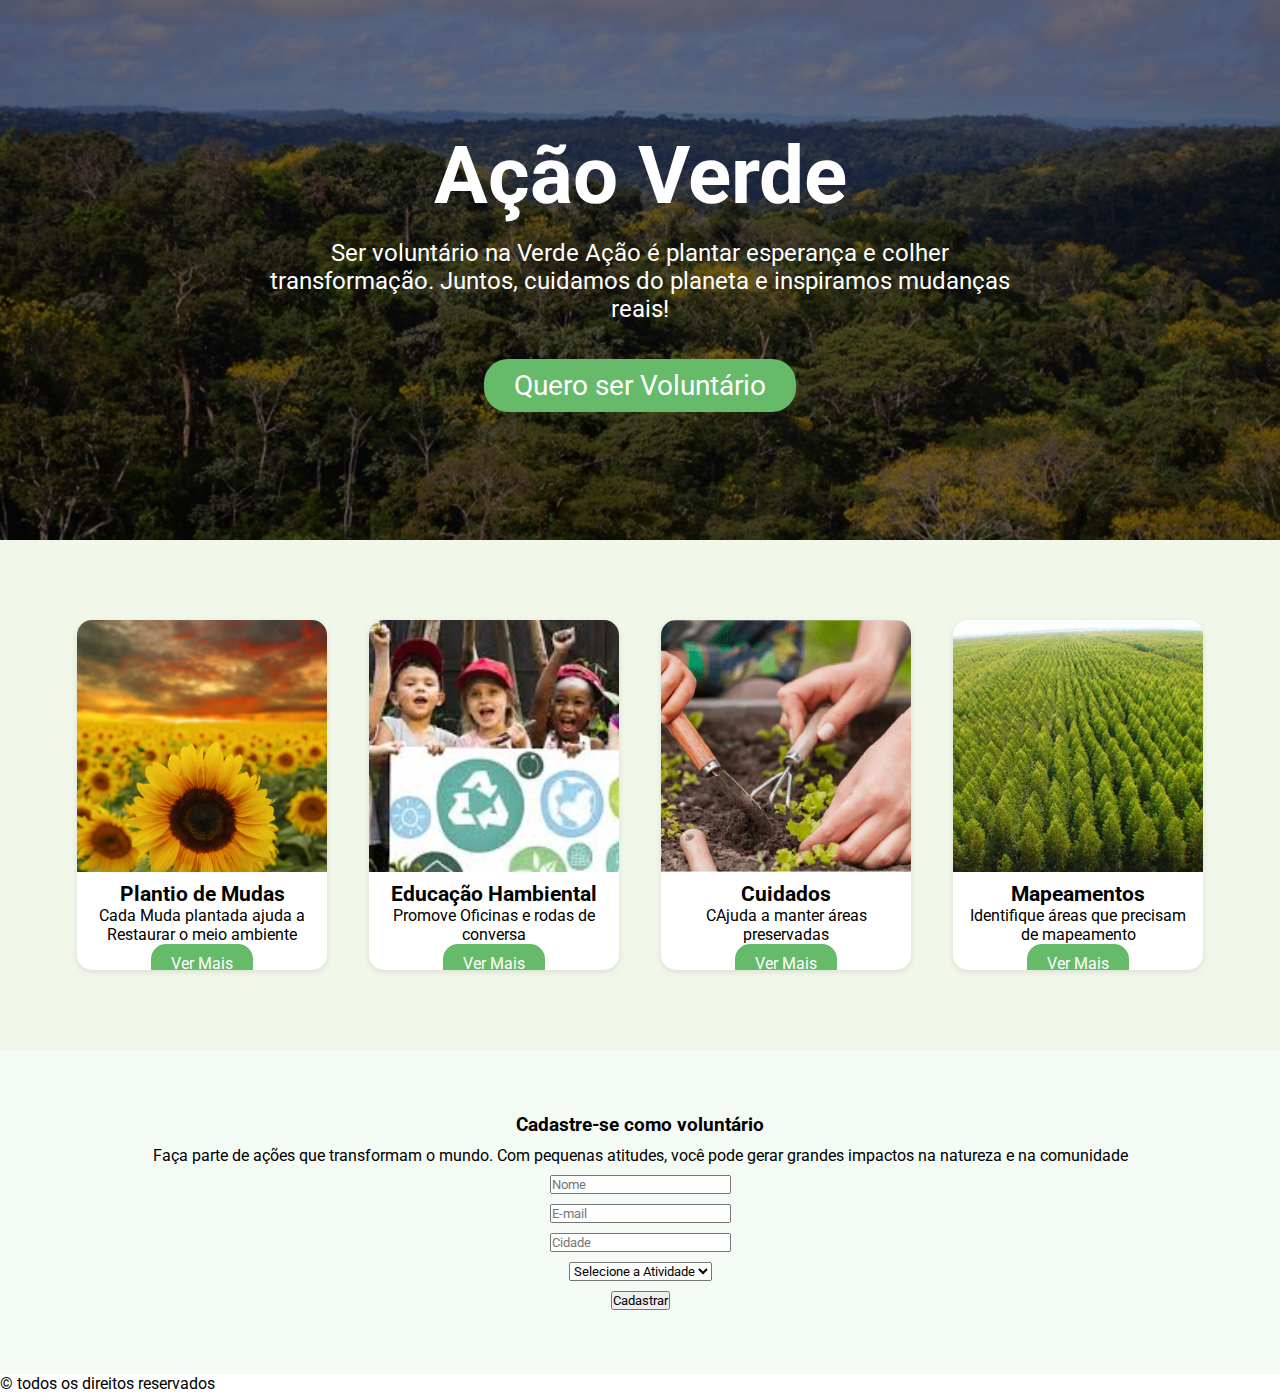
<file: AcaoVerde/index.html>
<!DOCTYPE html>
<html lang="pt-BR">

<head>
  <meta charset="UTF-8">
  <meta name="viewport" content="width=device-width, initial-scale=1.0">
  <link rel="stylesheet" href="style.css">
  <title>Ação verde</title>
</head>

<body>
  <header >
    <div class="principal">
      <h1>Ação Verde</h1>
      <p>Ser voluntário na Verde Ação é plantar esperança e colher transformação. Juntos, cuidamos do planeta e inspiramos mudanças reais!</p>
      <a class="botão" href="/">Quero ser Voluntário</a>
    </div>
  </header>
  <section class="artigos js-scroll">
    <article class="card">
      <img src="./assets/Girasol.jpg" alt="Girasol">
      <div class="card-content">
        <h2>Plantio de Mudas</h2>
        <p>Cada Muda plantada ajuda a Restaurar o meio ambiente</p>
        <a href="/">Ver Mais</a>
      </div>
    </article>
    <article class="card">
      <img src="./assets/Educaçao.jpg" alt="Crianças">
      <div class="card-content">
        <h2>Educação Hambiental</h2>
        <p>Promove Oficinas e rodas de conversa</p>
        <a href="/">Ver Mais</a>
      </div>
    </article>
    <article class="card">
      <img src="./assets/cuidados.png" alt="Cuidados">
      <div class="card-content">
        <h2>Cuidados</h2>
        <p>CAjuda a manter áreas preservadas</p>
        <a href="/">Ver Mais</a>
      </div>
    </article>
    <article class="card">
      <img src="./assets/Mapeamento.jpg" alt="Mapeamento">
      <div class="card-content">
        <h2>Mapeamentos</h2>
        <p>Identifique áreas que precisam de mapeamento</p>
        <a href="/">Ver Mais</a>
      </div>
    </article>
  </section>
  <section class="formulario js-scroll">
    <h3>Cadastre-se como voluntário</h3>
    <p>Faça parte de ações que transformam o mundo. Com pequenas atitudes, você pode gerar grandes impactos na natureza e na comunidade</p>
    <form action="">
      <input id="name" name="name" type="text" placeholder="Nome">
      <input id="email" name="email" type="email" placeholder="E-mail">
      <input id="cidade" name="cidade" type="text" placeholder="Cidade">
      <select name="atividade" id="atividade">
        <option value="">Selecione a Atividade</option>
        <option value="mudas">Plantio de Mudas</option>
        <option value="Educacao">Educação Ambiental</option>
        <option value="cuidados">Cuidados</option>
        <option value="mapeamento">Mapeamento</option>
      </select>
      <button type="submit">Cadastrar</button>
    </form>
  </section>
  <footer>
    <p>© todos os direitos reservados</p>
  </footer>
  <script src="./script.js"></script>

</body>

</html>
</file>
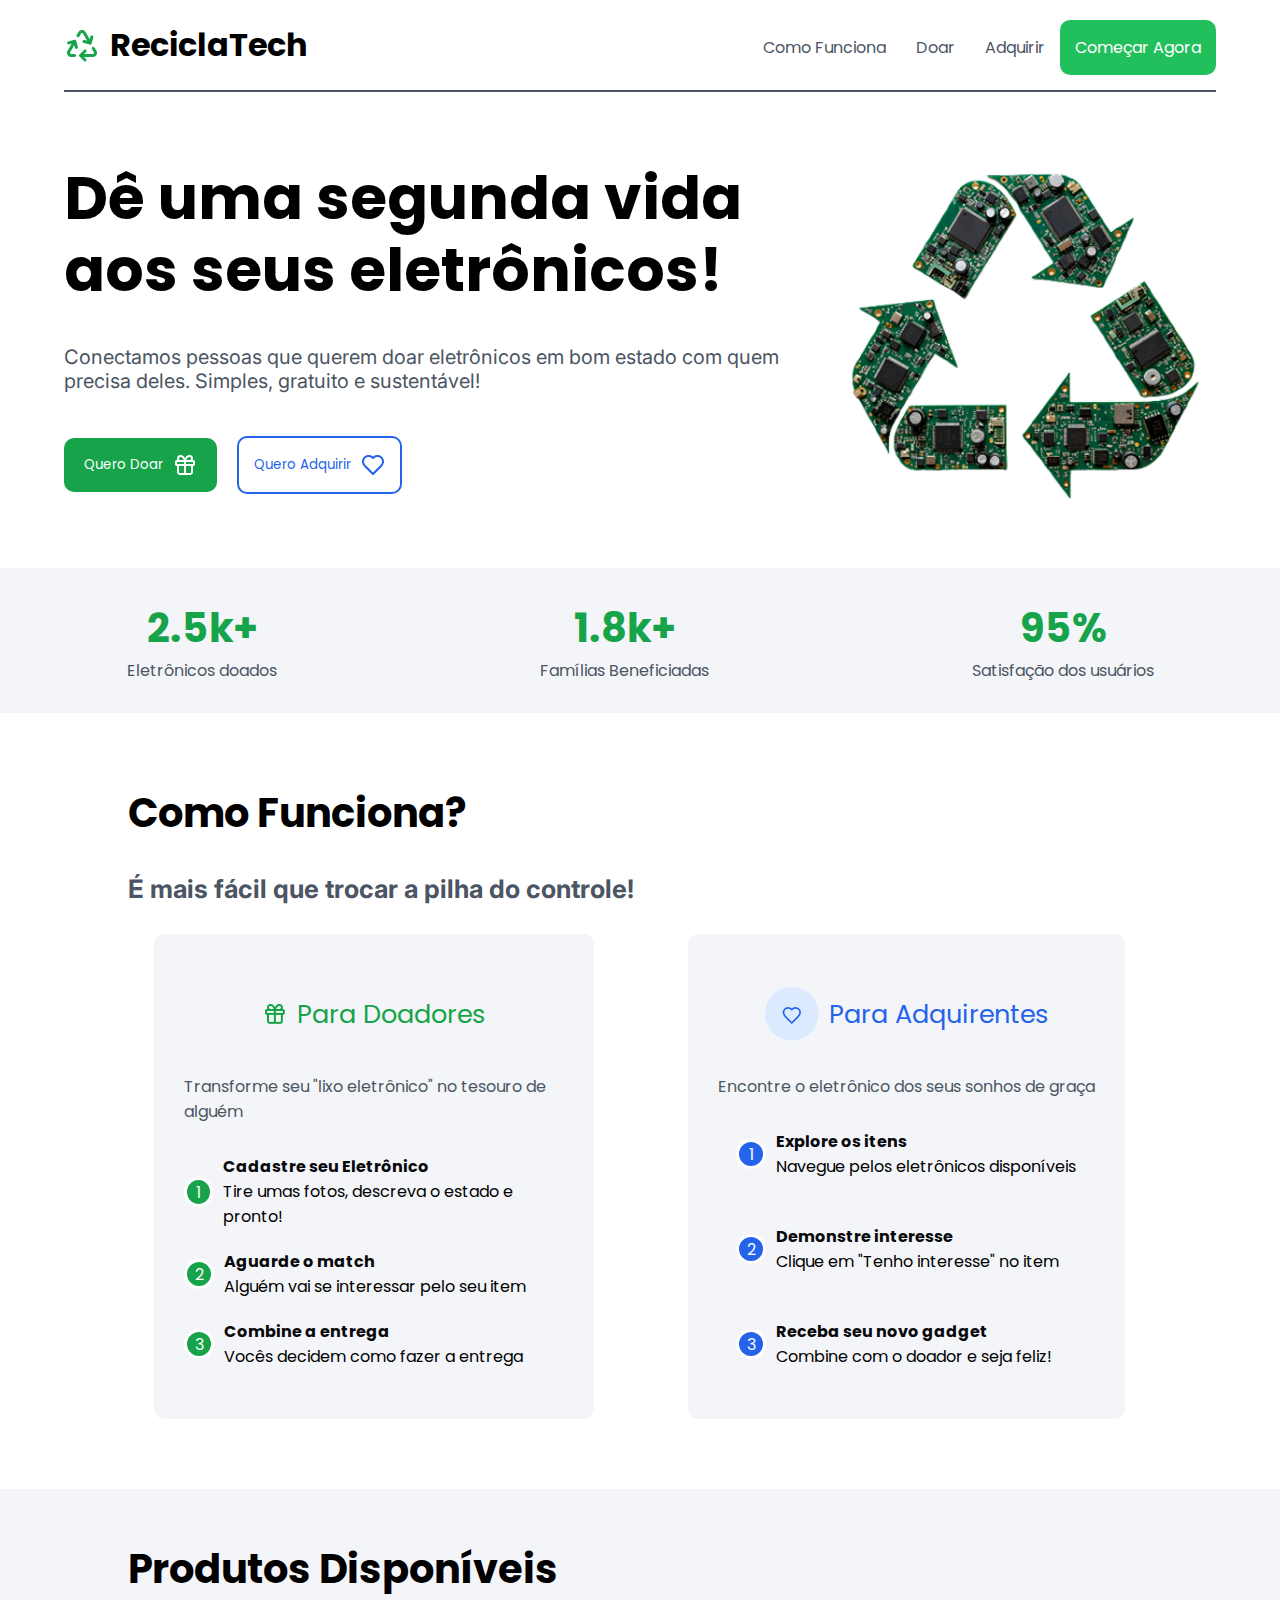
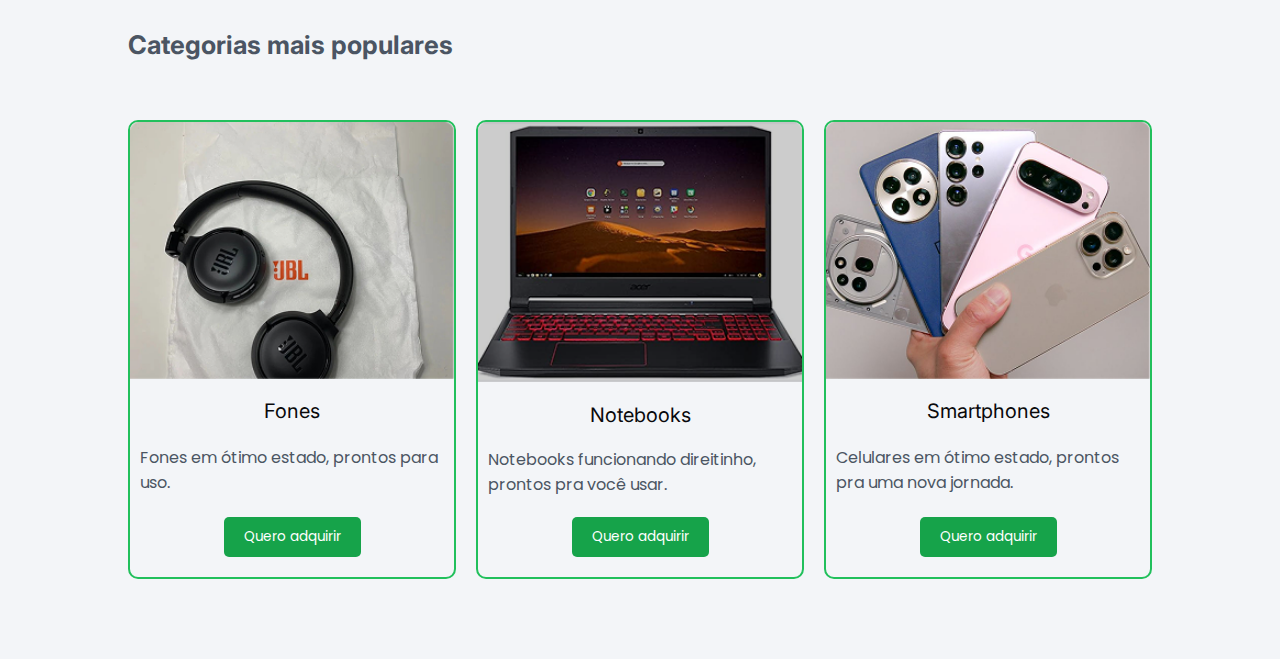
<file: ReciclaTech/index.html>
<!DOCTYPE html>
<html lang="pt-BR">

<head>
  <meta charset="UTF-8">
  <meta name="viewport" content="width=device-width, initial-scale=1.0">
  <link rel="stylesheet" href="./style.css">
  <title>Recicla Tech</title>
</head>

<body>
  <header>
    <div class="logo">
      <img src="./assets/Frame.png" alt="Icone verde de reciclagem">
      <h1>ReciclaTech</h1>
    </div>
    <nav>
      <ul class="menu">
        <li><a href="#como-funciona">Como Funciona</a></li>
        <li><a href="#">Doar</a></li>
        <li><a href="#">Adquirir</a></li>
        <li><a href="#">Começar Agora</a></li>
      </ul>
    </nav>
  </header>
  <main>
    <section class="first">
      <div class="first-content">
        <h2>Dê uma segunda vida aos seus eletrônicos!</h2>
        <p>Conectamos pessoas que querem doar eletrônicos em bom estado com quem precisa deles. Simples, gratuito e sustentável!</p>
        <div class="btn-content">
          <button class="btn-doar">
            Quero Doar
            <img src="./assets/gift.png" alt="icone presente">
          </button>
          <button class="btn-adquirir">
            Quero Adquirir
            <img src="./assets/hart.png" alt="Coracao">
          </button>
        </div>
      </div>
      <img class="imagem" src="./assets/reciclagemBig.png" alt="reciclagem">
    </section>

    <section class="numeros">
      <article>
        <p class="resultado">2.5k+</p>
        <p>Eletrônicos doados</p>
      </article>
      <article>
        <p class="resultado">1.8k+</p>
        <p>Famílias Beneficiadas</p>
      </article>
      <article>
        <p class="resultado">95%</p>
        <p>Satisfação dos usuários</p>
      </article>
    </section>

    <section class="como-funciona" id="como-funciona">
      <h2 class="titulo">Como Funciona?</h2>
      <h3 class="subtitulo">É mais fácil que trocar a pilha do controle!</h3>
      <div class="second-container">
        <article class="card card--doadores">
          <h4><img src="./assets/greenGift.png" alt="greengift"> Para Doadores</h4>
          <p>Transforme seu "lixo eletrônico" no tesouro de alguém</p>
          <div class="container-definition">
            <div class="atr-container">
              <span>1</span>
              <dl>
                <dt>Cadastre seu Eletrônico</dt>
                <dd>Tire umas fotos, descreva o estado e pronto!</dd>
              </dl>
            </div>
            <div class="atr-container">
              <span>2</span>
              <dl>
                <dt>Aguarde o match</dt>
                <dd>Alguém vai se interessar pelo seu item</dd>
              </dl>
            </div>
            <div class="atr-container">
              <span>3</span>
              <dl>
                <dt>Combine a entrega</dt>
                <dd>Vocês decidem como fazer a entrega</dd>
              </dl>
            </div>
          </div>
        </article>

        <article class="card card--adquirentes">
          <h4><img src="./assets/blueHeart.svg" alt="greengift"> Para Adquirentes</h4>
          <p>Encontre o eletrônico dos seus sonhos de graça</p>
          <div class="container-definition">

            <div class="atr-container">
              <span>1</span>
              <dl>
                <dt>Explore os itens</dt>
                <dd>Navegue pelos eletrônicos disponíveis</dd>
              </dl>
            </div>
            <div class="atr-container">
              <span>2</span>
              <dl>
                <dt>Demonstre interesse</dt>
                <dd>Clique em "Tenho interesse" no item</dd>
              </dl>
            </div>
            <div class="atr-container">
              <span>3</span>
              <dl>
                <dt>Receba seu novo gadget</dt>
                <dd>Combine com o doador e seja feliz!</dd>
              </dl>
            </div>
          </div>
        </article>
      </div>
    </section>

    <section class="produtos-disponiveis">
      <div class="produtos-container">
        <h2 class="titulo">Produtos Disponíveis</h2>
        <h3 class="subtitulo">Categorias mais populares</h3>
        <div class="card-Container">
          <article class="card-p">
            <img src="./assets/Fone.png" alt="Fone">
            <div>
              <h4>Fones</h4>
              <p>Fones em ótimo estado, prontos para uso.</p>
              <button>Quero adquirir</button>
            </div>
          </article>

          <article class="card-p">
            <img src="./assets/note.png" alt="Fone">
            <div>
              <h4>Notebooks</h4>
              <p>Notebooks funcionando direitinho, prontos pra você usar.</p>
              <button>Quero adquirir</button>
            </div>

          </article>

          <article class="card-p">
            <img src="./assets/cellphone.png" alt="Fone">
            <div>
              <h4>Smartphones</h4>
              <p>Celulares em ótimo estado, prontos pra uma nova jornada.</p>
              <button>Quero adquirir</button>
            </div>

          </article>
        </div>
      </div>

    </section>
  </main>
</body>

</html>
</file>
<file: AcaoVerde/style.css>
@import url("https://fonts.googleapis.com/css2?family=Roboto:ital,wght@0,100..900;1,100..900&display=swap");
* {
  margin: 0;
  padding: 0;
  font-family: "Roboto", sans-serif;
}
* a {
  text-decoration: none;
}
* img {
  width: 100%;
}
* h1, * h2, * h3, * p, * a {
  margin: 0;
  padding: 0;
}

header .principal {
  display: flex;
  flex-direction: column;
  align-items: center;
  justify-content: center;
  gap: 1rem;
  text-align: center;
  background: linear-gradient(rgba(0, 0, 0, 0.5), rgba(0, 0, 0, 0.5)), url(./assets/principal.jpg);
  background-size: cover;
  height: 60vh;
}
header .principal h1 {
  font-size: 5rem;
  color: #fff;
}
header .principal p {
  color: #fff;
  font-size: 1.5rem;
  width: 60vw;
}
header .principal a {
  background: #66BB6A;
  font-size: 1.75rem;
  padding: 10px 30px;
  border-radius: 1.5rem;
  color: #fff;
  margin-top: 20px;
}

.artigos {
  background: #f1f8e9;
  display: grid;
  grid-template-columns: repeat(auto-fit, minmax(250px, 1fr));
  justify-items: center;
  gap: 1rem;
  padding: 5rem 4rem;
}
.artigos .card {
  background: #fff;
  border-radius: 15px;
  box-shadow: 0 2px 6px rgba(0, 0, 0, 0.1);
  overflow: hidden;
  width: 250px;
  height: 350px;
  display: grid;
  grid-template-rows: 1fr 1fr;
}
.artigos .card img {
  width: 100%;
  height: 28vh;
  -o-object-fit: cover;
     object-fit: cover;
}
.artigos .card .card-content {
  display: grid;
  place-items: center;
  padding: 10px 10px;
  gap: px;
  text-align: center;
}
.artigos .card .card-content p {
  font-size: 1rem;
}
.artigos .card .card-content h2 {
  font-size: 1.3rem;
}
.artigos .card .card-content a {
  background: #66BB6A;
  color: #fff;
  padding: 10px 20px;
  border-radius: 15px;
}

.formulario {
  background: #f4faf4;
  padding: 4rem;
  display: grid;
  gap: 10px;
  text-align: center;
}
.formulario form {
  display: grid;
  gap: 10px;
  place-items: center;
  width: 600px;
  margin: 0 auto;
}/*# sourceMappingURL=style.css.map */
</file>
<file: ReciclaTech/style.css>
@import url("https://fonts.googleapis.com/css2?family=Inter:ital,opsz,wght@0,14..32,100..900;1,14..32,100..900&family=Poppins:ital,wght@0,100;0,200;0,300;0,400;0,500;0,600;0,700;0,800;0,900;1,100;1,200;1,300;1,400;1,500;1,600;1,700;1,800;1,900&display=swap");
* {
  margin: 0;
  padding: 0;
  box-sizing: border-box;
  list-style: none;
  text-decoration: none;
  font-family: "Poppins", sans-serif;
}

header {
  border-bottom: solid 2px #4b5563;
  max-width: 90vw;
  margin: 0 auto;
  display: flex;
  align-items: center;
  justify-content: space-between;
}
@media (max-width: 810px) {
  header {
    flex-direction: column;
    padding-top: 20px;
  }
}
header .logo {
  display: flex;
  align-items: center;
  gap: 10px;
}
header .logo h1 {
  font-size: 2rem;
}
header .menu {
  display: flex;
  flex-wrap: wrap;
  padding: 20px 0 15px 0;
}
header .menu a {
  padding: 15px 15px;
  color: #4b5563;
  display: block;
}
header .menu li:last-child {
  background: #21c05c;
  border-radius: 10px;
}
header .menu li:last-child a {
  color: #fff;
}
@media (max-width: 810px) {
  header .menu li:last-child {
    margin-left: auto;
  }
}
@media (max-width: 530px) {
  header .menu li:last-child {
    margin: 0 auto;
  }
}
@media (max-width: 810px) {
  header .menu {
    width: 90vw;
  }
}
@media (max-width: 530px) {
  header .menu {
    justify-content: center;
  }
}

.first {
  padding: 40px 0;
  max-width: 90vw;
  margin: 0 auto;
  display: grid;
  grid-template-columns: 2fr 1fr;
}
@media (max-width: 850px) {
  .first {
    grid-template-columns: 1fr;
    justify-items: center;
    padding: 20px 0;
  }
}
.first h2 {
  font-size: 3.75rem;
  line-height: 1.2;
}
@media (max-width: 600px) {
  .first h2 {
    font-size: 2.2rem;
  }
}
.first p {
  font-size: 1.25rem;
  color: #4b5563;
  padding-right: 30px;
  font-family: inter;
}
.first .first-content {
  height: 100%;
  display: grid;
  padding: 30px 0;
  gap: 30px;
}
@media (max-width: 600px) {
  .first .first-content {
    text-align: center;
    justify-items: center;
  }
}
.first .first-content .btn-content {
  display: flex;
  align-items: center;
  gap: 20px;
}
@media (max-width: 400px) {
  .first .first-content .btn-content {
    gap: 5px;
  }
}
.first .first-content .btn-content button {
  display: flex;
  align-items: center;
  padding: 15px 20px;
  background-color: #16a34a;
  gap: 10px;
  color: #fff;
  border: none;
  border-radius: 10px;
}
@media (max-width: 400px) {
  .first .first-content .btn-content button {
    padding: 10px 15px;
    gap: 2px;
  }
}
.first .first-content .btn-content .btn-adquirir {
  background-color: #fff;
  color: #2563eb;
  border: solid 2px #2563eb;
  padding: 15px 15px;
}
@media (max-width: 400px) {
  .first .first-content .btn-content .btn-adquirir {
    padding: 10px 10px;
  }
}
.first .imagem {
  max-width: 100%;
  height: 100%;
  display: block;
  -o-object-fit: cover;
     object-fit: cover;
}

.numeros {
  background-color: #f3f5f8;
  display: flex;
  justify-content: space-around;
  text-align: center;
  padding: 30px 0;
  gap: 10px;
}
.numeros article {
  display: flex;
  flex-direction: column;
  flex-wrap: wrap;
  align-items: center;
}
.numeros p {
  color: #4b5563;
}
.numeros .resultado {
  font-size: 2.5rem;
  color: #16a34a;
  font-weight: 700;
}
@media (max-width: 560px) {
  .numeros .resultado {
    font-size: 1.5rem;
  }
}

.como-funciona {
  max-width: 80vw;
  margin: 0 auto;
  padding: 70px 0;
}
@media (max-width: 500px) {
  .como-funciona {
    max-width: 90vw;
  }
}

.titulo {
  font-size: 2.5rem;
  font-weight: 700;
}

.subtitulo {
  font-size: 1.6rem;
  font-family: "Inter", sans-serif;
  color: #4B5563;
  padding: 30px 0;
}

.second-container {
  display: grid;
  grid-template-columns: 1fr 1fr;
  justify-items: center;
  gap: 40px;
}
@media (max-width: 950px) {
  .second-container {
    grid-template-columns: 1fr;
  }
}
.second-container .card {
  padding: 50px 30px;
  background: #f3f5f8;
  border-radius: 10px;
  display: flex;
  flex-direction: column;
  align-items: center;
  max-width: 440px;
}
@media (max-width: 500px) {
  .second-container .card {
    padding: 20px 20px;
  }
}
.second-container .card h4 {
  font-size: 1.6rem;
  display: flex;
  align-items: center;
  gap: 10px;
  font-weight: 400;
  height: 60px;
}
@media (max-width: 500px) {
  .second-container .card h4 {
    font-size: 1.3rem;
    height: auto;
  }
}
.second-container .card p {
  color: #4b5563;
  padding: 30px 0;
}
.second-container .card .container-definition {
  display: flex;
  flex-direction: column;
  justify-content: space-between;
  gap: 20px;
  flex-grow: 1;
}
.second-container .card .atr-container {
  display: flex;
  gap: 10px;
  align-items: center;
}
.second-container .card .atr-container span {
  border: solid;
  height: 30px;
  width: 30px;
  border-radius: 50%;
  text-align: center;
}
.second-container .card dt {
  color: #09090b;
  font-weight: 700;
  font-size: 1rem;
}
.second-container .card--doadores h4 {
  color: #16a34a;
}
.second-container .card--doadores span {
  color: #fff;
  background: #16a34a;
}
.second-container .card--adquirentes h4 {
  color: #2563eb;
}
.second-container .card--adquirentes span {
  color: #fff;
  background: #2563eb;
}

.produtos-disponiveis {
  background: #F3F5F8;
}

.produtos-container {
  max-width: 80vw;
  margin: 0 auto;
  padding: 50px 0;
}

.card-Container {
  display: grid;
  grid-template-columns: repeat(3, 1fr);
  gap: 20px;
  padding: 30px 0;
}
.card-Container .card-p {
  border: solid 2px #21c05c;
  border-radius: 10px;
  display: flex;
  flex-direction: column;
  max-width: 350px;
}
.card-Container .card-p div {
  display: flex;
  flex-direction: column;
  gap: 20px;
  align-items: center;
  justify-content: space-between;
  padding: 20px 10px;
  height: 100%;
}
.card-Container .card-p img {
  max-width: 100%;
  display: block;
}
.card-Container .card-p h4 {
  font-family: inter;
  font-weight: 400;
  font-size: 1.25rem;
  color: #09090B;
}
.card-Container .card-p button {
  background: #16a34a;
  color: #fff;
  padding: 10px 20px;
  border: none;
  border-radius: 5px;
  font-size: 0.85rem;
}
.card-Container .card-p p {
  color: #4B5563;
}/*# sourceMappingURL=style.css.map */
</file>
